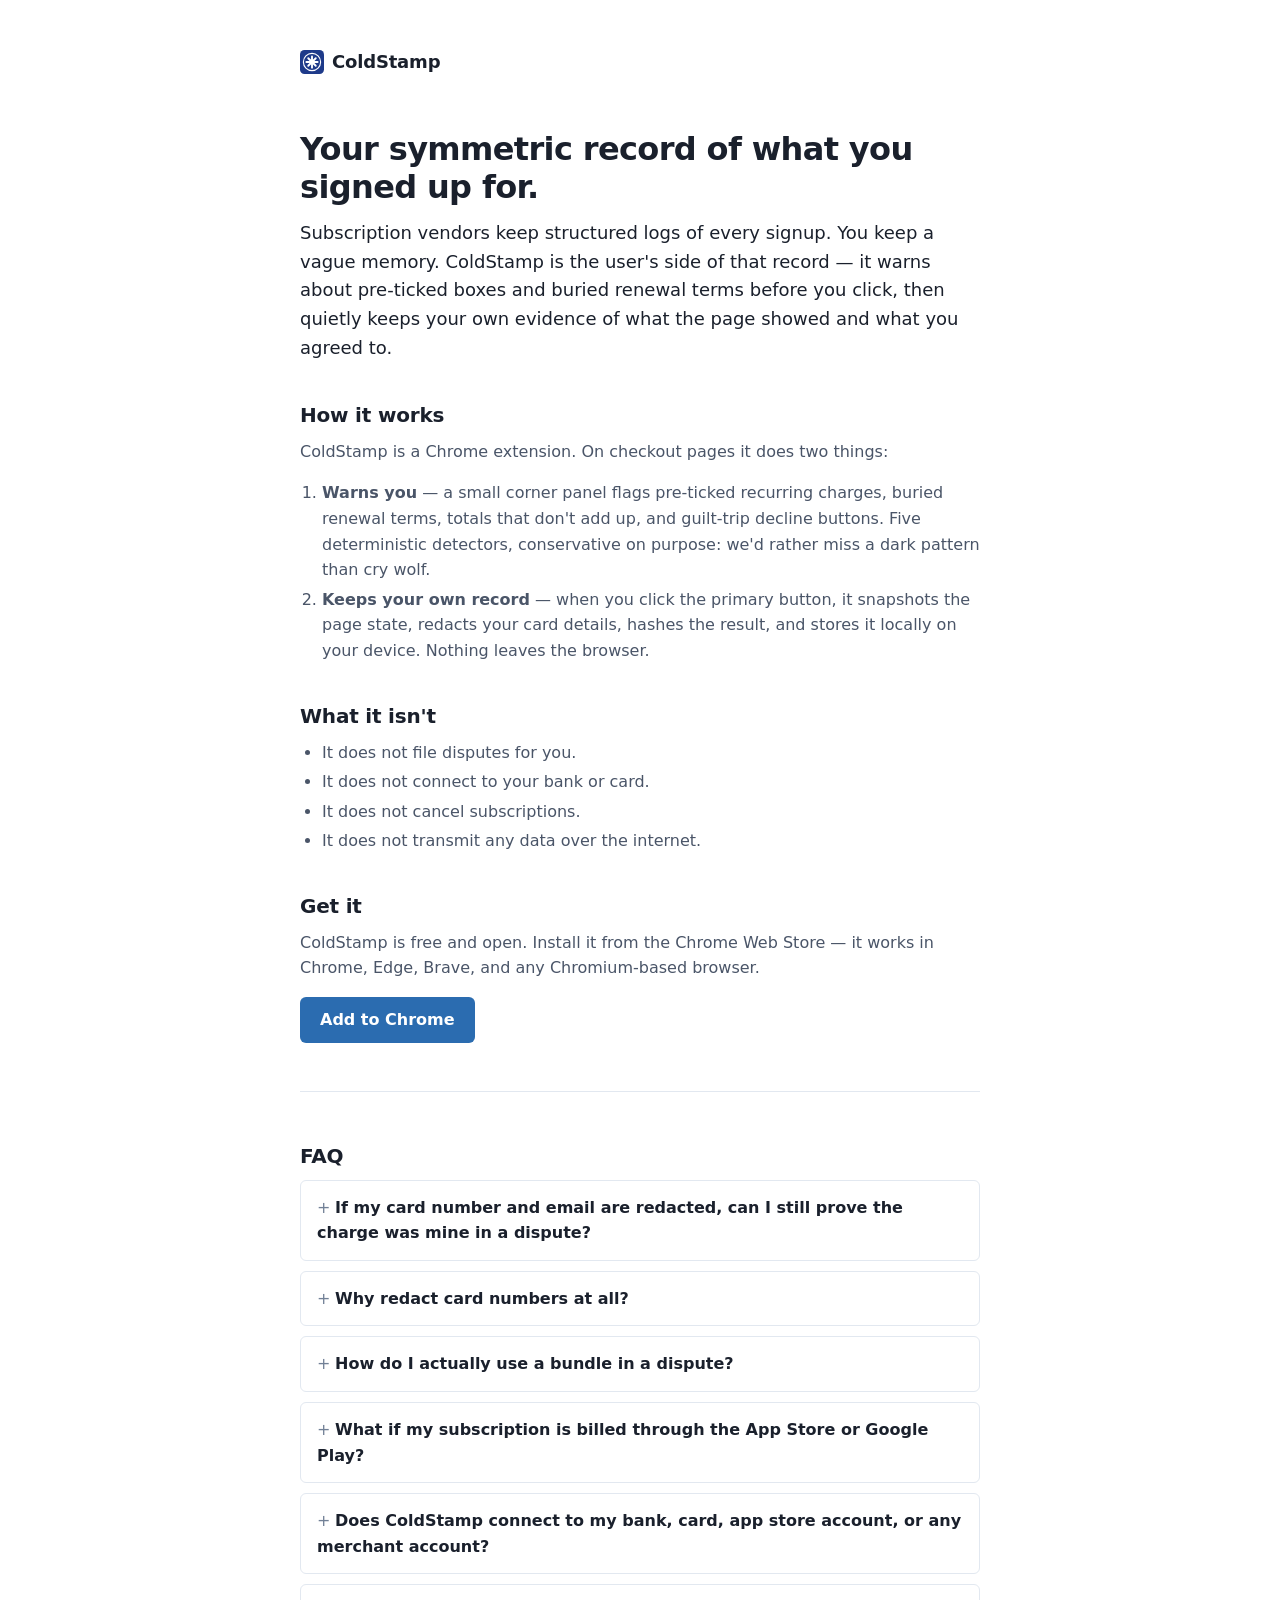
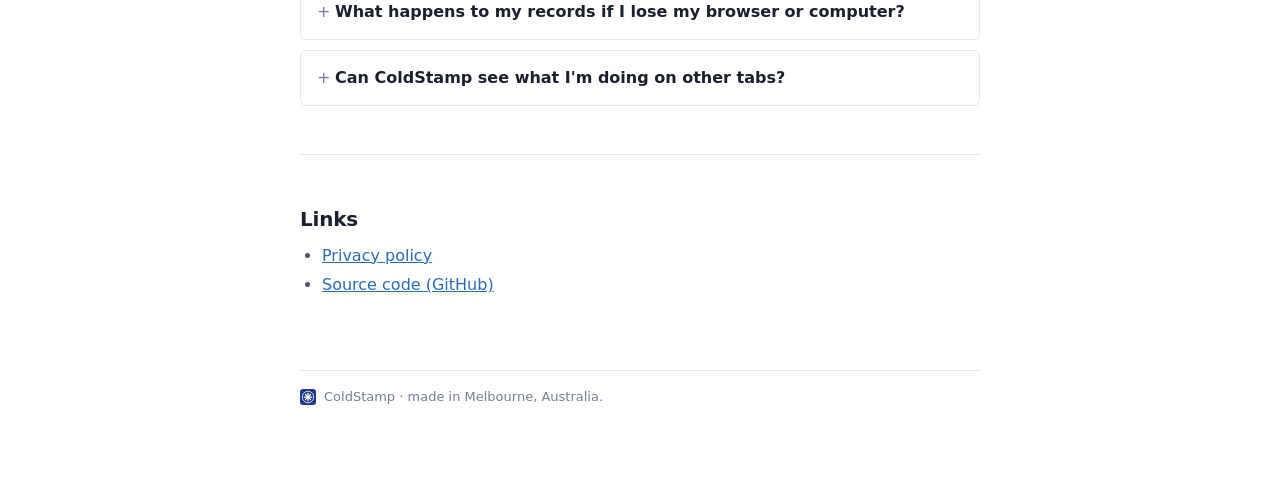
<file: index.html>
<!doctype html>
<html lang="en">
  <head>
    <meta charset="utf-8" />
    <meta name="viewport" content="width=device-width, initial-scale=1" />
    <title>ColdStamp — your symmetric record of what they charged you for</title>
    <meta name="description" content="A browser extension that warns you about dark patterns at checkout and quietly keeps your own record of what the page showed and what you consented to." />
    <link rel="icon" type="image/svg+xml" href="/favicon.svg" />
    <link rel="apple-touch-icon" href="/apple-touch-icon.png" />
    <link rel="stylesheet" href="./style.css" />
  </head>
  <body>
    <main>
      <header class="brand">
        <a class="wordmark" href="./">
          <svg viewBox="0 0 128 128" aria-hidden="true">
            <rect x="0" y="0" width="128" height="128" rx="24" ry="24" fill="#1e3a8a"/>
            <circle cx="64" cy="64" r="46" fill="none" stroke="#fff" stroke-width="6"/>
            <g fill="none" stroke="#fff" stroke-width="10" stroke-linecap="round">
              <line x1="64" y1="34" x2="64" y2="94"/>
              <line x1="34" y1="64" x2="94" y2="64"/>
              <line x1="44" y1="44" x2="84" y2="84"/>
              <line x1="84" y1="44" x2="44" y2="84"/>
            </g>
          </svg>
          <span>ColdStamp</span>
        </a>
      </header>

      <h1>Your symmetric record of what you signed up for.</h1>
      <p class="lead">
        Subscription vendors keep structured logs of every signup. You keep a vague memory.
        ColdStamp is the user's side of that record — it warns about pre-ticked boxes and
        buried renewal terms before you click, then quietly keeps your own evidence of what
        the page showed and what you agreed to.
      </p>

      <h2>How it works</h2>
      <p>
        ColdStamp is a Chrome extension. On checkout pages it does two things:
      </p>
      <ol>
        <li>
          <strong>Warns you</strong> — a small corner panel flags pre-ticked recurring
          charges, buried renewal terms, totals that don't add up, and guilt-trip
          decline buttons. Five deterministic detectors, conservative on purpose:
          we'd rather miss a dark pattern than cry wolf.
        </li>
        <li>
          <strong>Keeps your own record</strong> — when you click the primary button,
          it snapshots the page state, redacts your card details, hashes the result, and
          stores it locally on your device. Nothing leaves the browser.
        </li>
      </ol>

      <h2>What it isn't</h2>
      <ul>
        <li>It does not file disputes for you.</li>
        <li>It does not connect to your bank or card.</li>
        <li>It does not cancel subscriptions.</li>
        <li>It does not transmit any data over the internet.</li>
      </ul>

      <h2>Get it</h2>
      <p>
        ColdStamp is free and open. Install it from the Chrome Web Store —
        it works in Chrome, Edge, Brave, and any Chromium-based browser.
      </p>
      <p>
        <a class="install" href="https://chromewebstore.google.com/detail/REPLACE_WITH_EXTENSION_ID">
          Add to Chrome
        </a>
      </p>

      <hr />

      <h2 id="faq">FAQ</h2>

      <details>
        <summary>If my card number and email are redacted, can I still prove the charge was mine in a dispute?</summary>
        <p>
          Yes. You don't need to re-prove the charge was yours — whoever is
          billing you (your bank, PayPal, Apple, Google Play, or another
          payment processor) already knows that. The dispute or refund form
          ties your identity to the transaction.
        </p>
        <p>
          What the ColdStamp bundle proves is something they can't see on
          their own: <strong>what the merchant's checkout page actually showed</strong>
          at the moment you clicked. That is the part you have always lacked in
          a dispute. With the bundle, you have a structured, timestamped,
          tamper-evident record of pre-ticked boxes, buried renewal terms, and
          the real payment request the page sent.
        </p>
        <p>
          To help you recognise which bundle corresponds to which account, each
          bundle includes a partial hint of the email you used (e.g.
          <code>an…@gmail.com</code>) without exposing the full address.
        </p>
      </details>

      <details>
        <summary>Why redact card numbers at all?</summary>
        <p>
          Three reasons. First, if a bundle file ever leaks — forwarded email, a
          breached inbox, an exposed forum post — you don't want your full card
          number sitting in plain text inside it. Second, storing card numbers in
          user-facing files would put ColdStamp under PCI rules; redaction keeps
          the tool firmly outside payment-handling regulation. Third, the
          merchant and whoever processes your payments already have the card —
          re-storing it on your side adds risk without adding evidence.
        </p>
      </details>

      <details>
        <summary>How do I actually use a bundle in a dispute?</summary>
        <p>
          Open the extension popup, find the bundle for the disputed merchant,
          click <strong>Export</strong> to download the JSON file. Attach it to
          whichever dispute or refund form you're filling out. In the claim
          text, point to the specific findings — for example: <em>"Recurring
          add-ons were pre-ticked and never interacted with (see
          <code>controlState</code> entries where
          <code>defaultChecked: true</code> and
          <code>userInteracted: false</code>). The recurring price was buried
          in 11px grey text, while the headline displayed
          <code>$0 today</code>."</em>
        </p>
        <p>
          Card-issuing banks weigh disclosure quality at the point of sale
          under Mastercard and Visa dispute rules. App stores and payment
          processors apply their own subscription and refund policies, but the
          underlying question — <em>did the user understand what they were
          agreeing to?</em> — is the same. A structured DOM snapshot is
          stronger evidence than a pixel screenshot, because it captures the
          actual page state and the real payment request the page sent.
        </p>
      </details>

      <details>
        <summary>What if my subscription is billed through the App Store or Google Play?</summary>
        <p>
          Many subscriptions you sign up for in a browser are actually
          processed by Apple, Google Play, Amazon, or a similar intermediary
          rather than charged directly to your card. ColdStamp captures the
          web-checkout step the same way regardless of who ultimately
          processes the payment.
        </p>
        <p>
          The dispute path is different — instead of contacting your bank, you
          request a refund through the store (Apple: <em>Report a Problem</em>;
          Google Play: <em>Order history → Report an issue</em>). Attach the
          exported bundle and quote the specific finding (pre-ticked recurring
          opt-in, buried renewal price, mismatched total) in your reason for
          the refund. App stores explicitly accept structured evidence about
          unclear or deceptive checkout flows in their refund decisions.
        </p>
      </details>

      <details>
        <summary>Does ColdStamp connect to my bank, card, app store account, or any merchant account?</summary>
        <p>
          No. ColdStamp never talks to your bank, your card provider, your
          Apple or Google account, or any merchant's account system. It reads
          the page in your browser, on your device, only when that page looks
          like a checkout. There is no ColdStamp server.
        </p>
      </details>

      <details>
        <summary>What happens to my records if I lose my browser or computer?</summary>
        <p>
          Bundles are stored only on your device. If you uninstall the
          extension, clear your browser data, or switch computers, the
          existing bundles will not follow. We recommend exporting any bundle
          you might want for a dispute and saving the JSON somewhere durable
          (e.g. a personal cloud drive) — those exports are entirely under your
          control.
        </p>
        <p>
          A future version may offer encrypted cloud backup as an opt-in,
          where the encryption key never leaves your device — so even we
          could not read the backup. That is on the roadmap, not in the
          current release.
        </p>
      </details>

      <details>
        <summary>Can ColdStamp see what I'm doing on other tabs?</summary>
        <p>
          The content script runs on any page you visit, but exits immediately
          if the page doesn't look like a checkout. It does not read other
          tabs, your browsing history, or any data outside the active checkout
          page. The full source code is open for audit at
          <a href="https://github.com/antonefremov/coldstamp">github.com/antonefremov/coldstamp</a>.
        </p>
      </details>

      <hr />

      <h2>Links</h2>
      <ul>
        <li><a href="./privacy.html">Privacy policy</a></li>
        <li><a href="https://github.com/antonefremov/coldstamp">Source code (GitHub)</a></li>
      </ul>

      <footer>
        <svg viewBox="0 0 128 128" aria-hidden="true">
          <rect x="0" y="0" width="128" height="128" rx="24" ry="24" fill="#1e3a8a"/>
          <circle cx="64" cy="64" r="46" fill="none" stroke="#fff" stroke-width="6"/>
          <g fill="none" stroke="#fff" stroke-width="10" stroke-linecap="round">
            <line x1="64" y1="34" x2="64" y2="94"/>
            <line x1="34" y1="64" x2="94" y2="64"/>
            <line x1="44" y1="44" x2="84" y2="84"/>
            <line x1="84" y1="44" x2="44" y2="84"/>
          </g>
        </svg>
        <span>ColdStamp · made in Melbourne, Australia.</span>
      </footer>
    </main>
  </body>
</html>
</file>
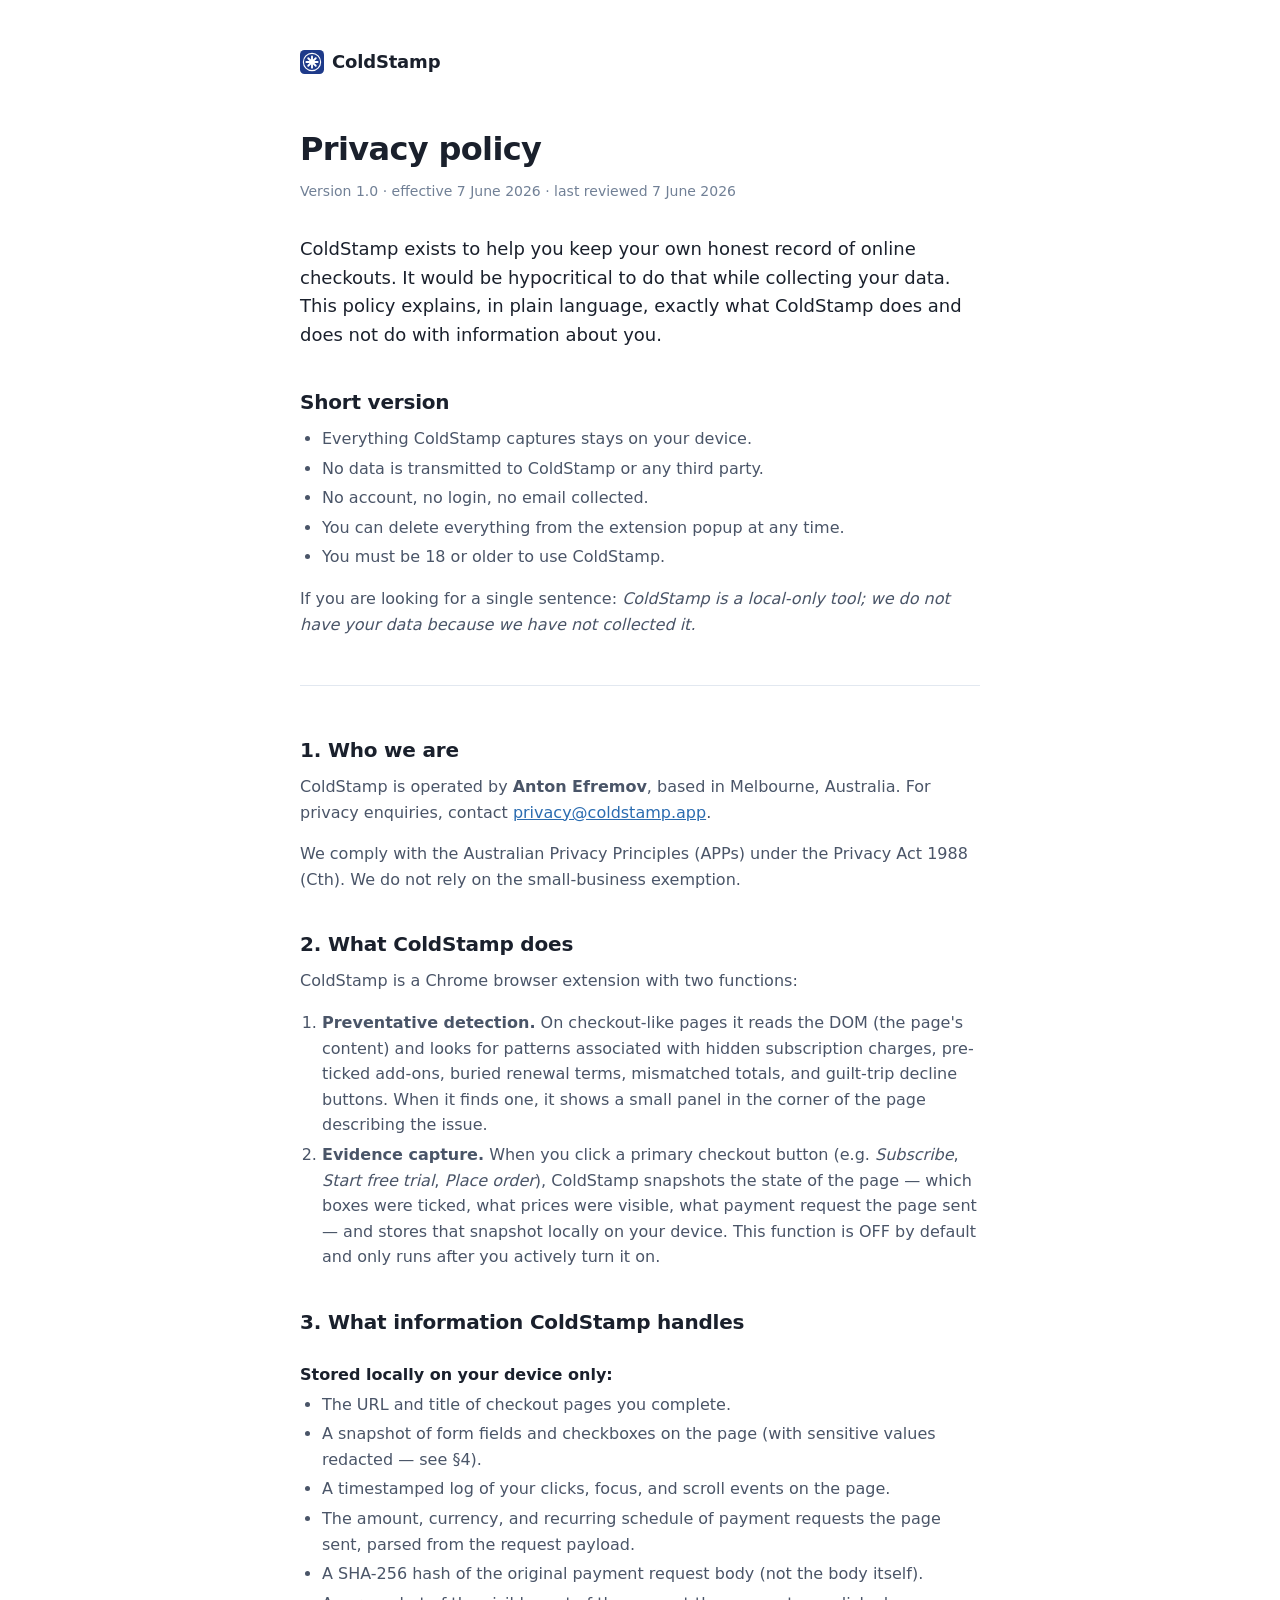
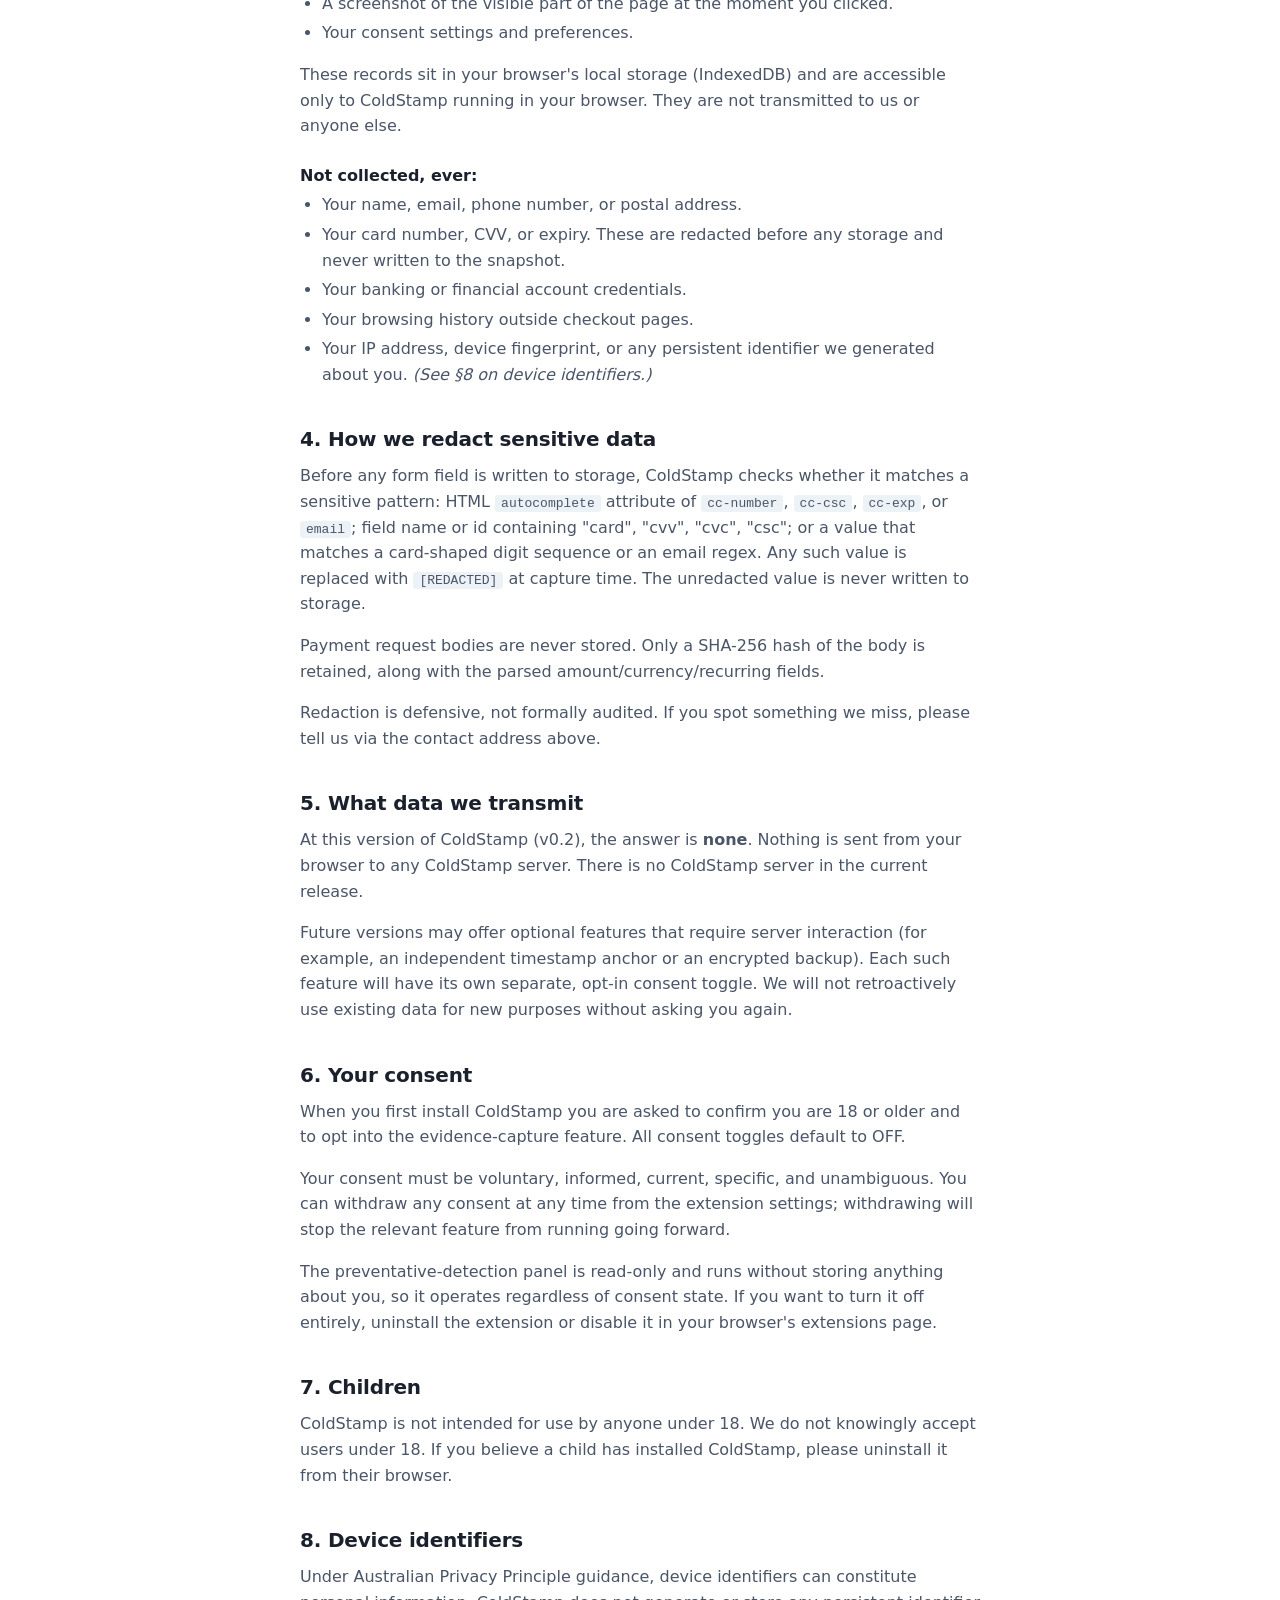
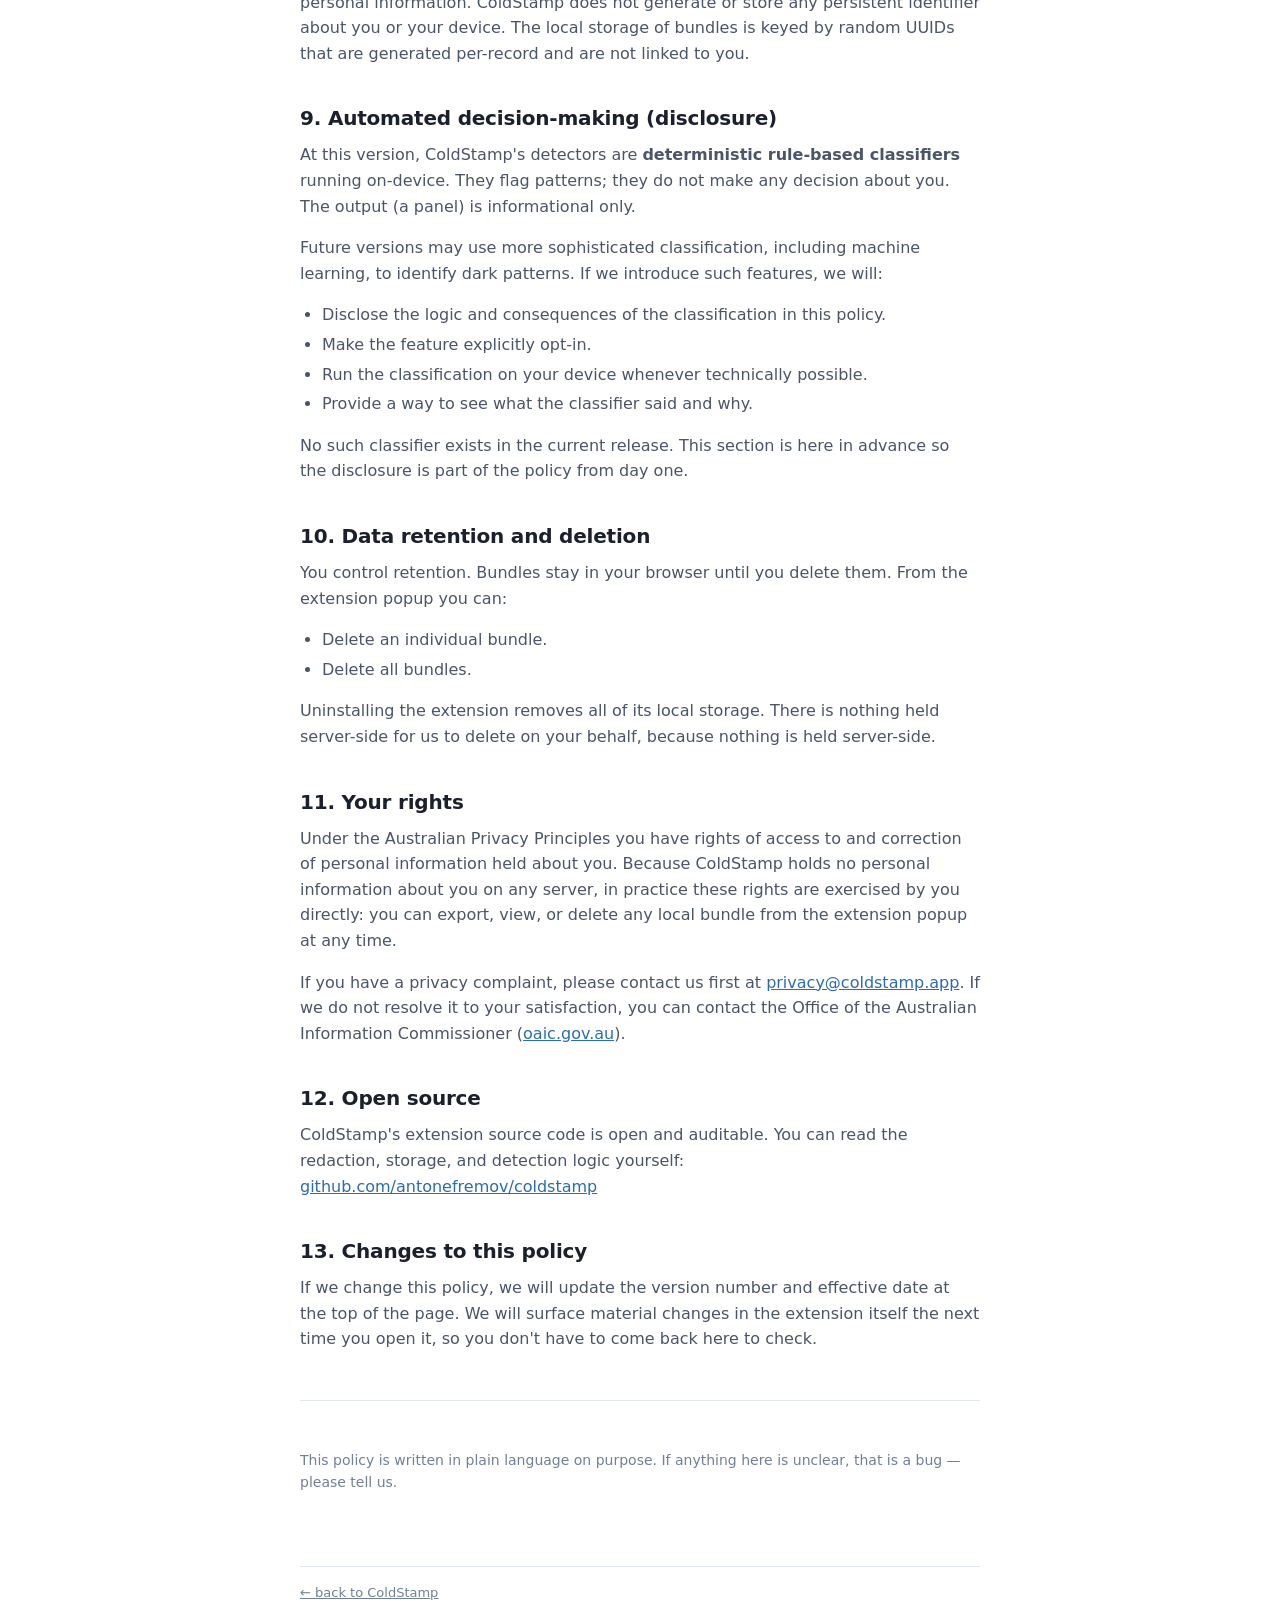
<file: privacy.html>
<!doctype html>
<html lang="en">
  <head>
    <meta charset="utf-8" />
    <meta name="viewport" content="width=device-width, initial-scale=1" />
    <title>Privacy policy — ColdStamp</title>
    <link rel="icon" type="image/svg+xml" href="/favicon.svg" />
    <link rel="apple-touch-icon" href="/apple-touch-icon.png" />
    <link rel="stylesheet" href="./style.css" />
  </head>
  <body>
    <main>
      <header class="brand">
        <a class="wordmark" href="./">
          <svg viewBox="0 0 128 128" aria-hidden="true">
            <rect x="0" y="0" width="128" height="128" rx="24" ry="24" fill="#1e3a8a"/>
            <circle cx="64" cy="64" r="46" fill="none" stroke="#fff" stroke-width="6"/>
            <g fill="none" stroke="#fff" stroke-width="10" stroke-linecap="round">
              <line x1="64" y1="34" x2="64" y2="94"/>
              <line x1="34" y1="64" x2="94" y2="64"/>
              <line x1="44" y1="44" x2="84" y2="84"/>
              <line x1="84" y1="44" x2="44" y2="84"/>
            </g>
          </svg>
          <span>ColdStamp</span>
        </a>
      </header>

      <h1>Privacy policy</h1>
      <p class="meta">Version 1.0 · effective 7 June 2026 · last reviewed 7 June 2026</p>

      <p class="lead">
        ColdStamp exists to help you keep your own honest record of online checkouts.
        It would be hypocritical to do that while collecting your data. This policy
        explains, in plain language, exactly what ColdStamp does and does not do with
        information about you.
      </p>

      <h2>Short version</h2>
      <ul>
        <li>Everything ColdStamp captures stays on your device.</li>
        <li>No data is transmitted to ColdStamp or any third party.</li>
        <li>No account, no login, no email collected.</li>
        <li>You can delete everything from the extension popup at any time.</li>
        <li>You must be 18 or older to use ColdStamp.</li>
      </ul>

      <p>
        If you are looking for a single sentence: <em>ColdStamp is a local-only tool;
        we do not have your data because we have not collected it.</em>
      </p>

      <hr />

      <h2>1. Who we are</h2>
      <p>
        ColdStamp is operated by <strong>Anton Efremov</strong>, based in Melbourne,
        Australia. For privacy enquiries, contact
        <a href="mailto:privacy@coldstamp.app">privacy@coldstamp.app</a>.
      </p>
      <p>
        We comply with the Australian Privacy Principles (APPs) under the Privacy Act
        1988 (Cth). We do not rely on the small-business exemption.
      </p>

      <h2>2. What ColdStamp does</h2>
      <p>
        ColdStamp is a Chrome browser extension with two functions:
      </p>
      <ol>
        <li>
          <strong>Preventative detection.</strong> On checkout-like pages it reads the
          DOM (the page's content) and looks for patterns associated with hidden
          subscription charges, pre-ticked add-ons, buried renewal terms, mismatched
          totals, and guilt-trip decline buttons. When it finds one, it shows a small
          panel in the corner of the page describing the issue.
        </li>
        <li>
          <strong>Evidence capture.</strong> When you click a primary checkout button
          (e.g. <em>Subscribe</em>, <em>Start free trial</em>, <em>Place order</em>),
          ColdStamp snapshots the state of the page — which boxes were ticked, what
          prices were visible, what payment request the page sent — and stores that
          snapshot locally on your device. This function is OFF by default and only
          runs after you actively turn it on.
        </li>
      </ol>

      <h2>3. What information ColdStamp handles</h2>

      <h3>Stored locally on your device only:</h3>
      <ul>
        <li>The URL and title of checkout pages you complete.</li>
        <li>A snapshot of form fields and checkboxes on the page (with sensitive
            values redacted — see §4).</li>
        <li>A timestamped log of your clicks, focus, and scroll events on the page.</li>
        <li>The amount, currency, and recurring schedule of payment requests the page
            sent, parsed from the request payload.</li>
        <li>A SHA-256 hash of the original payment request body (not the body itself).</li>
        <li>A screenshot of the visible part of the page at the moment you clicked.</li>
        <li>Your consent settings and preferences.</li>
      </ul>

      <p>
        These records sit in your browser's local storage (IndexedDB) and are accessible
        only to ColdStamp running in your browser. They are not transmitted to us or
        anyone else.
      </p>

      <h3>Not collected, ever:</h3>
      <ul>
        <li>Your name, email, phone number, or postal address.</li>
        <li>Your card number, CVV, or expiry. These are redacted before any storage
            and never written to the snapshot.</li>
        <li>Your banking or financial account credentials.</li>
        <li>Your browsing history outside checkout pages.</li>
        <li>Your IP address, device fingerprint, or any persistent identifier we
            generated about you. <em>(See §8 on device identifiers.)</em></li>
      </ul>

      <h2>4. How we redact sensitive data</h2>
      <p>
        Before any form field is written to storage, ColdStamp checks whether it
        matches a sensitive pattern: HTML <code>autocomplete</code> attribute of
        <code>cc-number</code>, <code>cc-csc</code>, <code>cc-exp</code>, or
        <code>email</code>; field name or id containing "card", "cvv", "cvc", "csc";
        or a value that matches a card-shaped digit sequence or an email regex. Any
        such value is replaced with <code>[REDACTED]</code> at capture time. The
        unredacted value is never written to storage.
      </p>
      <p>
        Payment request bodies are never stored. Only a SHA-256 hash of the body is
        retained, along with the parsed amount/currency/recurring fields.
      </p>
      <p>
        Redaction is defensive, not formally audited. If you spot something we miss,
        please tell us via the contact address above.
      </p>

      <h2>5. What data we transmit</h2>
      <p>
        At this version of ColdStamp (v0.2), the answer is <strong>none</strong>.
        Nothing is sent from your browser to any ColdStamp server. There is no
        ColdStamp server in the current release.
      </p>
      <p>
        Future versions may offer optional features that require server interaction
        (for example, an independent timestamp anchor or an encrypted backup). Each
        such feature will have its own separate, opt-in consent toggle. We will not
        retroactively use existing data for new purposes without asking you again.
      </p>

      <h2>6. Your consent</h2>
      <p>
        When you first install ColdStamp you are asked to confirm you are 18 or
        older and to opt into the evidence-capture feature. All consent toggles
        default to OFF.
      </p>
      <p>
        Your consent must be voluntary, informed, current, specific, and
        unambiguous. You can withdraw any consent at any time from the extension
        settings; withdrawing will stop the relevant feature from running going
        forward.
      </p>
      <p>
        The preventative-detection panel is read-only and runs without storing
        anything about you, so it operates regardless of consent state. If you
        want to turn it off entirely, uninstall the extension or disable it in
        your browser's extensions page.
      </p>

      <h2>7. Children</h2>
      <p>
        ColdStamp is not intended for use by anyone under 18. We do not knowingly
        accept users under 18. If you believe a child has installed ColdStamp,
        please uninstall it from their browser.
      </p>

      <h2>8. Device identifiers</h2>
      <p>
        Under Australian Privacy Principle guidance, device identifiers can constitute
        personal information. ColdStamp does not generate or store any persistent
        identifier about you or your device. The local storage of bundles is keyed
        by random UUIDs that are generated per-record and are not linked to you.
      </p>

      <h2>9. Automated decision-making (disclosure)</h2>
      <p>
        At this version, ColdStamp's detectors are <strong>deterministic rule-based
        classifiers</strong> running on-device. They flag patterns; they do not make
        any decision about you. The output (a panel) is informational only.
      </p>
      <p>
        Future versions may use more sophisticated classification, including machine
        learning, to identify dark patterns. If we introduce such features, we will:
      </p>
      <ul>
        <li>Disclose the logic and consequences of the classification in this policy.</li>
        <li>Make the feature explicitly opt-in.</li>
        <li>Run the classification on your device whenever technically possible.</li>
        <li>Provide a way to see what the classifier said and why.</li>
      </ul>
      <p>
        No such classifier exists in the current release. This section is here in
        advance so the disclosure is part of the policy from day one.
      </p>

      <h2>10. Data retention and deletion</h2>
      <p>
        You control retention. Bundles stay in your browser until you delete them.
        From the extension popup you can:
      </p>
      <ul>
        <li>Delete an individual bundle.</li>
        <li>Delete all bundles.</li>
      </ul>
      <p>
        Uninstalling the extension removes all of its local storage. There is
        nothing held server-side for us to delete on your behalf, because nothing
        is held server-side.
      </p>

      <h2>11. Your rights</h2>
      <p>
        Under the Australian Privacy Principles you have rights of access to and
        correction of personal information held about you. Because ColdStamp holds
        no personal information about you on any server, in practice these rights
        are exercised by you directly: you can export, view, or delete any local
        bundle from the extension popup at any time.
      </p>
      <p>
        If you have a privacy complaint, please contact us first at
        <a href="mailto:privacy@coldstamp.app">privacy@coldstamp.app</a>. If we do
        not resolve it to your satisfaction, you can contact the Office of the
        Australian Information Commissioner (<a href="https://www.oaic.gov.au">oaic.gov.au</a>).
      </p>

      <h2>12. Open source</h2>
      <p>
        ColdStamp's extension source code is open and auditable. You can read the
        redaction, storage, and detection logic yourself: <a href="https://github.com/antonefremov/coldstamp">github.com/antonefremov/coldstamp</a>
      </p>

      <h2>13. Changes to this policy</h2>
      <p>
        If we change this policy, we will update the version number and effective
        date at the top of the page. We will surface material changes in the
        extension itself the next time you open it, so you don't have to come back
        here to check.
      </p>

      <hr />

      <p class="meta">
        This policy is written in plain language on purpose. If anything here is
        unclear, that is a bug — please tell us.
      </p>

      <footer>
        <a href="./">← back to ColdStamp</a>
      </footer>
    </main>
  </body>
</html>
</file>
<file: style.css>
:root {
  --fg: #1a202c;
  --muted: #4a5568;
  --faint: #718096;
  --accent: #2b6cb0;
  --bg: #fff;
  --rule: #e2e8f0;
  --max: 680px;
}

* { box-sizing: border-box; }

html, body {
  margin: 0;
  background: var(--bg);
  color: var(--fg);
  font: 16px/1.6 -apple-system, BlinkMacSystemFont, "Segoe UI", system-ui, sans-serif;
}

body {
  padding: 48px 24px 96px;
}

main {
  max-width: var(--max);
  margin: 0 auto;
}

header.brand {
  margin-bottom: 48px;
}

header.brand a.wordmark {
  display: inline-flex;
  align-items: center;
  gap: 8px;
  font-size: 18px;
  font-weight: 700;
  letter-spacing: -0.01em;
  color: var(--fg);
  text-decoration: none;
}
header.brand a.wordmark svg {
  display: block;
  width: 24px;
  height: 24px;
  flex: 0 0 24px;
}

h1 {
  font-size: 32px;
  line-height: 1.2;
  letter-spacing: -0.02em;
  margin: 0 0 12px;
}

h2 {
  font-size: 20px;
  letter-spacing: -0.01em;
  margin: 36px 0 8px;
  color: var(--fg);
}

h3 {
  font-size: 16px;
  margin: 24px 0 4px;
  color: var(--fg);
}

p, ul, ol {
  color: var(--muted);
  margin: 0 0 16px;
}

ul, ol { padding-left: 22px; }
li { margin-bottom: 4px; }

a { color: var(--accent); }
a:hover { text-decoration: none; }

a.install {
  display: inline-block;
  background: var(--accent);
  color: #fff;
  font-weight: 600;
  text-decoration: none;
  padding: 10px 20px;
  border-radius: 6px;
}
a.install:hover { background: #1e4e8c; }

.lead {
  font-size: 18px;
  color: var(--fg);
  margin-bottom: 24px;
}

.meta {
  color: var(--faint);
  font-size: 14px;
  margin-bottom: 32px;
}

hr {
  border: 0;
  border-top: 1px solid var(--rule);
  margin: 48px 0;
}

footer {
  display: flex;
  align-items: center;
  gap: 8px;
  color: var(--faint);
  font-size: 13px;
  margin-top: 72px;
  border-top: 1px solid var(--rule);
  padding-top: 16px;
}
footer svg {
  display: block;
  width: 16px;
  height: 16px;
  flex: 0 0 16px;
}
footer a { color: var(--faint); }

code {
  font: 13px/1.4 ui-monospace, Menlo, monospace;
  background: #edf2f7;
  padding: 1px 6px;
  border-radius: 3px;
}

details {
  border: 1px solid var(--rule);
  border-radius: 6px;
  padding: 0 16px;
  margin-bottom: 10px;
  background: #fff;
}
details[open] { background: #f7fafc; }
details summary {
  cursor: pointer;
  padding: 14px 0;
  font-weight: 600;
  color: var(--fg);
  list-style: none;
}
details summary::-webkit-details-marker { display: none; }
details summary::before {
  content: "+";
  display: inline-block;
  width: 18px;
  color: var(--faint);
  font-weight: 400;
}
details[open] summary::before { content: "−"; }
details > p {
  margin: 0 0 14px;
  padding-left: 18px;
}
details > p:last-child { margin-bottom: 14px; }
</file>
